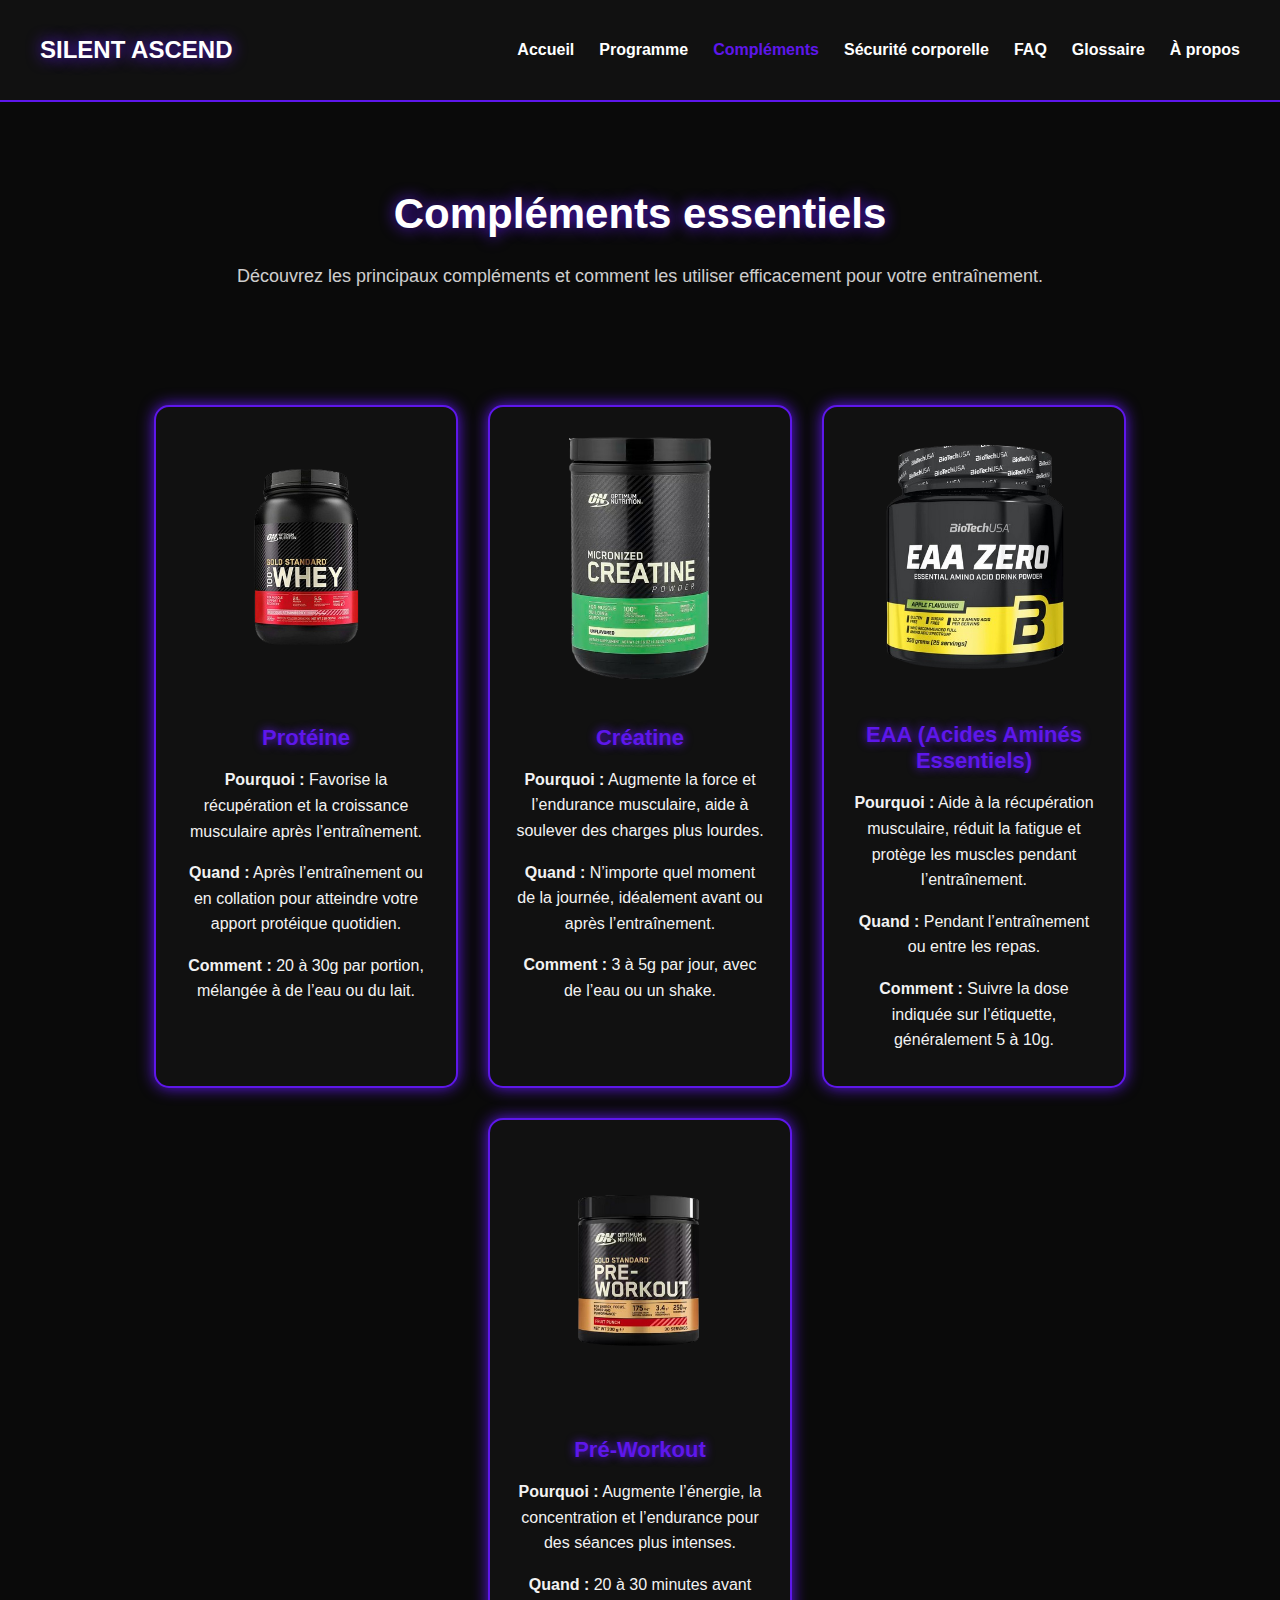
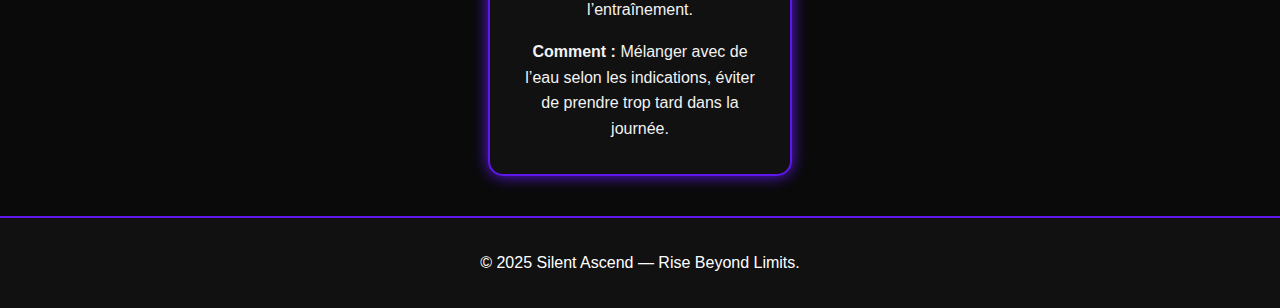
<file: complement.html>
<!DOCTYPE html>
<html lang="fr">
<head>
    <meta charset="UTF-8">
    <meta name="viewport" content="width=device-width, initial-scale=1.0">
    <title>Compléments – Silent Ascend</title>
    <link rel="stylesheet" href="complement.css">
</head>
<body>

<!-- HEADER -->
<header>
    <a href="index.html" id="logo">
        <h2>SILENT ASCEND</h2>
    </a>
    <nav>
        <ul>
            <li><a href="index.html">Accueil</a></li>
            <li><a href="programme.html">Programme</a></li>
            <li><a href="complement.html" class="active">Compléments</a></li>
            <li><a href="securiter_corporelle.html">Sécurité corporelle</a></li>
            <li><a href="faq.html">FAQ</a></li>
            <li><a href="glossaire.html">Glossaire</a></li>
            <li><a href="apropos.html">À propos</a></li>
        </ul>
    </nav>
</header>

<!-- TITRE -->
<section class="complement-title">
    <h1>Compléments essentiels</h1>
    <p>Découvrez les principaux compléments et comment les utiliser efficacement pour votre entraînement.</p>
</section>

<!-- CARDS COMPLEMENTS -->
<section class="complements-section">

    <div class="complement-card">
        <img src="/video&images/whey protein.png" alt="Protéine">
        <h3>Protéine</h3>
        <p><strong>Pourquoi :</strong> Favorise la récupération et la croissance musculaire après l’entraînement.</p>
        <p><strong>Quand :</strong> Après l’entraînement ou en collation pour atteindre votre apport protéique quotidien.</p>
        <p><strong>Comment :</strong> 20 à 30g par portion, mélangée à de l’eau ou du lait.</p>
    </div>

    <div class="complement-card">
        <img src="/video&images/creatine.png" alt="Créatine">
        <h3>Créatine</h3>
        <p><strong>Pourquoi :</strong> Augmente la force et l’endurance musculaire, aide à soulever des charges plus lourdes.</p>
        <p><strong>Quand :</strong> N’importe quel moment de la journée, idéalement avant ou après l’entraînement.</p>
        <p><strong>Comment :</strong> 3 à 5g par jour, avec de l’eau ou un shake.</p>
    </div>

    <div class="complement-card">
        <img src="/video&images/EAA.png" alt="EAA">
        <h3>EAA (Acides Aminés Essentiels)</h3>
        <p><strong>Pourquoi :</strong> Aide à la récupération musculaire, réduit la fatigue et protège les muscles pendant l’entraînement.</p>
        <p><strong>Quand :</strong> Pendant l’entraînement ou entre les repas.</p>
        <p><strong>Comment :</strong> Suivre la dose indiquée sur l’étiquette, généralement 5 à 10g.</p>
    </div>

    <div class="complement-card">
        <img src="/video&images/Pre-workout.png" alt="Pré-Workout">
        <h3>Pré-Workout</h3>
        <p><strong>Pourquoi :</strong> Augmente l’énergie, la concentration et l’endurance pour des séances plus intenses.</p>
        <p><strong>Quand :</strong> 20 à 30 minutes avant l’entraînement.</p>
        <p><strong>Comment :</strong> Mélanger avec de l’eau selon les indications, éviter de prendre trop tard dans la journée.</p>
    </div>

</section>

<!-- FOOTER -->
<footer>
    <p>© 2025 Silent Ascend — Rise Beyond Limits.</p>
</footer>

</body>
</html>
</file>
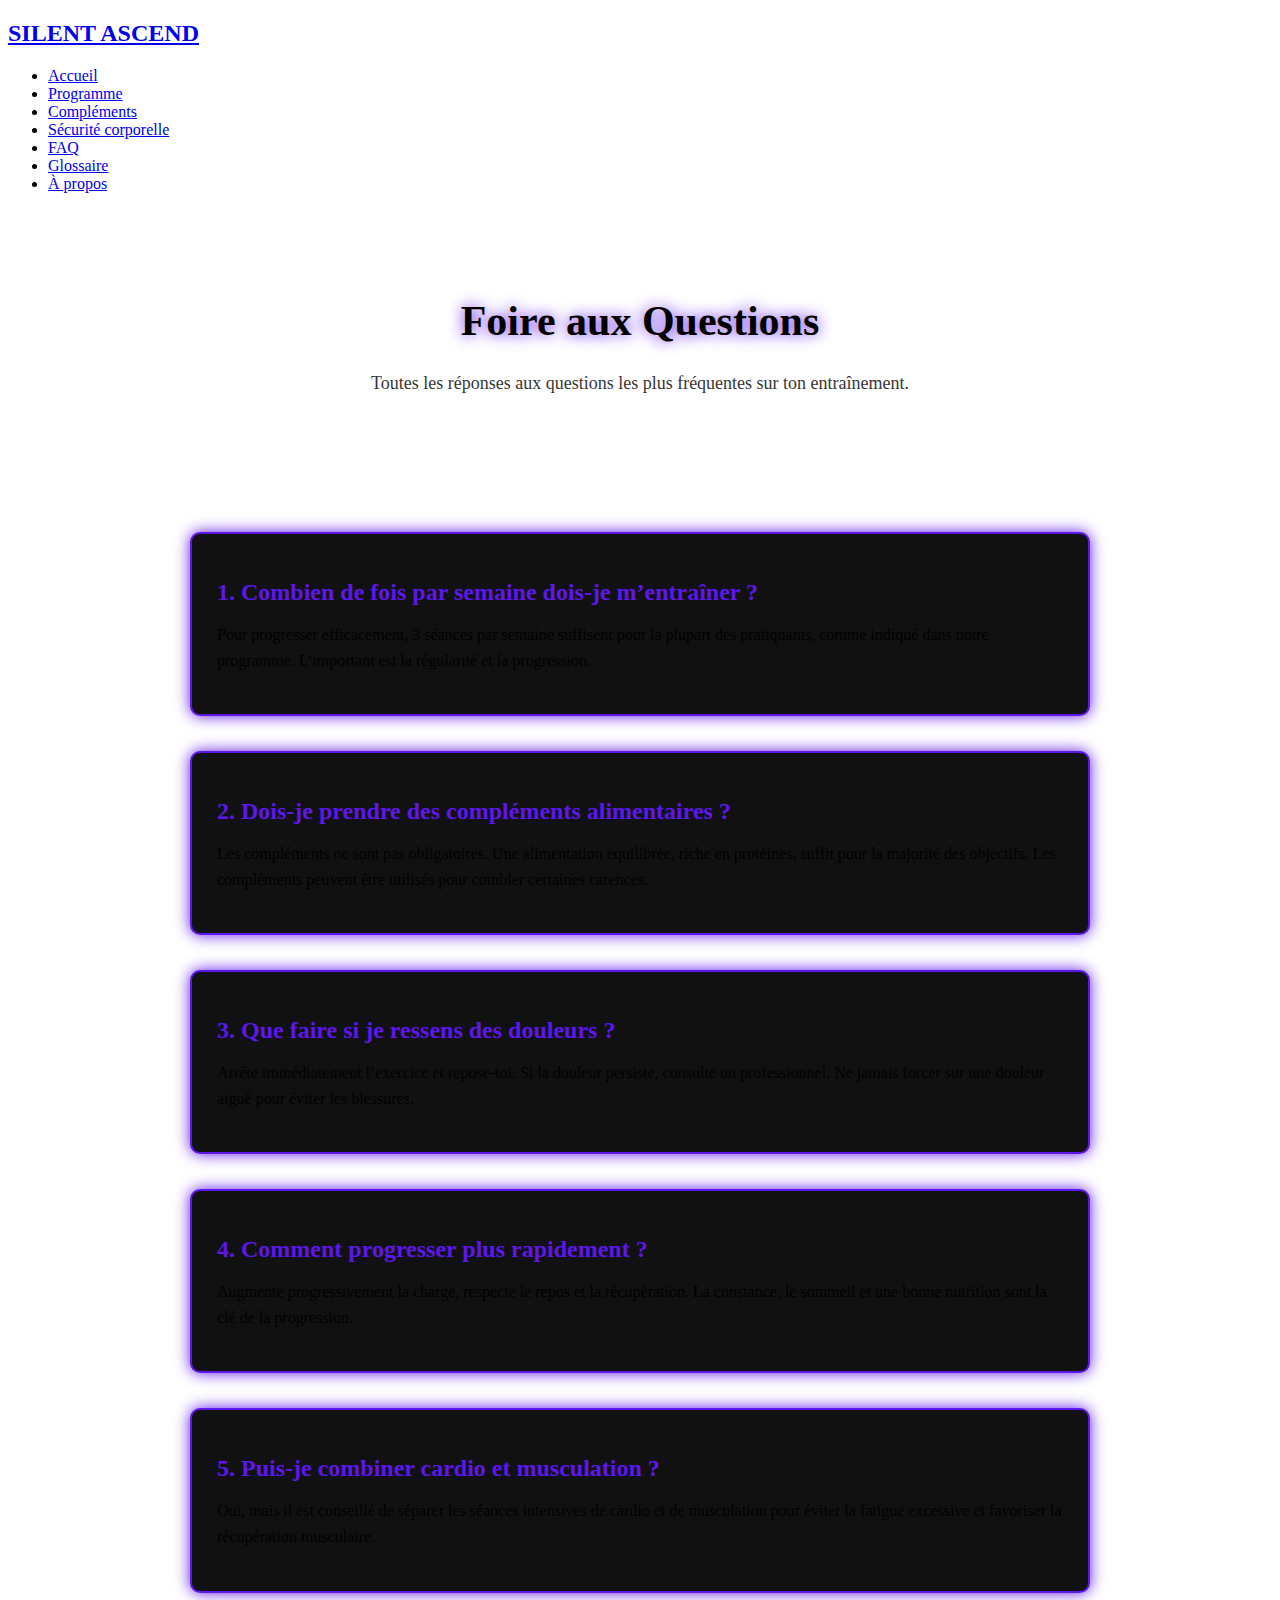
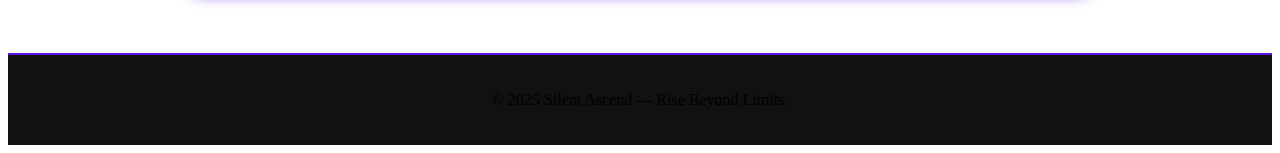
<file: faq.html>
<!DOCTYPE html>
<html lang="fr">
<head>
    <meta charset="UTF-8">
    <meta name="viewport" content="width=device-width, initial-scale=1.0">
    <title>FAQ – Silent Ascend</title>
    <link rel="stylesheet" href="faq.css">
</head>
<body>

<!-- HEADER -->
<header>
    <a href="index.html" id="logo">
        <h2>SILENT ASCEND</h2>
    </a>
    <nav>
        <ul>
            <li><a href="index.html">Accueil</a></li>
            <li><a href="programme.html">Programme</a></li>
            <li><a href="complement.html">Compléments</a></li>
            <li><a href="securiter_corporelle.html">Sécurité corporelle</a></li>
            <li><a href="faq.html" class="active">FAQ</a></li>
            <li><a href="glossaire.html">Glossaire</a></li>
            <li><a href="apropos.html">À propos</a></li>
        </ul>
    </nav>
</header>

<!-- TITRE -->
<section class="faq-title">
    <h1>Foire aux Questions</h1>
    <p>Toutes les réponses aux questions les plus fréquentes sur ton entraînement.</p>
</section>

<!-- FAQ CONTENT -->
<section class="faq-section">

    <div class="faq-card">
        <h2>1. Combien de fois par semaine dois-je m’entraîner ?</h2>
        <p>Pour progresser efficacement, 3 séances par semaine suffisent pour la plupart des pratiquants, comme indiqué dans notre programme. L’important est la régularité et la progression.</p>
    </div>

    <div class="faq-card">
        <h2>2. Dois-je prendre des compléments alimentaires ?</h2>
        <p>Les compléments ne sont pas obligatoires. Une alimentation équilibrée, riche en protéines, suffit pour la majorité des objectifs. Les compléments peuvent être utilisés pour combler certaines carences.</p>
    </div>

    <div class="faq-card">
        <h2>3. Que faire si je ressens des douleurs ?</h2>
        <p>Arrête immédiatement l’exercice et repose-toi. Si la douleur persiste, consulte un professionnel. Ne jamais forcer sur une douleur aiguë pour éviter les blessures.</p>
    </div>

    <div class="faq-card">
        <h2>4. Comment progresser plus rapidement ?</h2>
        <p>Augmente progressivement la charge, respecte le repos et la récupération. La constance, le sommeil et une bonne nutrition sont la clé de la progression.</p>
    </div>

    <div class="faq-card">
        <h2>5. Puis-je combiner cardio et musculation ?</h2>
        <p>Oui, mais il est conseillé de séparer les séances intensives de cardio et de musculation pour éviter la fatigue excessive et favoriser la récupération musculaire.</p>
    </div>

</section>

<!-- FOOTER -->
<footer>
    <p>© 2025 Silent Ascend — Rise Beyond Limits.</p>
</footer>

</body>
</html>
</file>
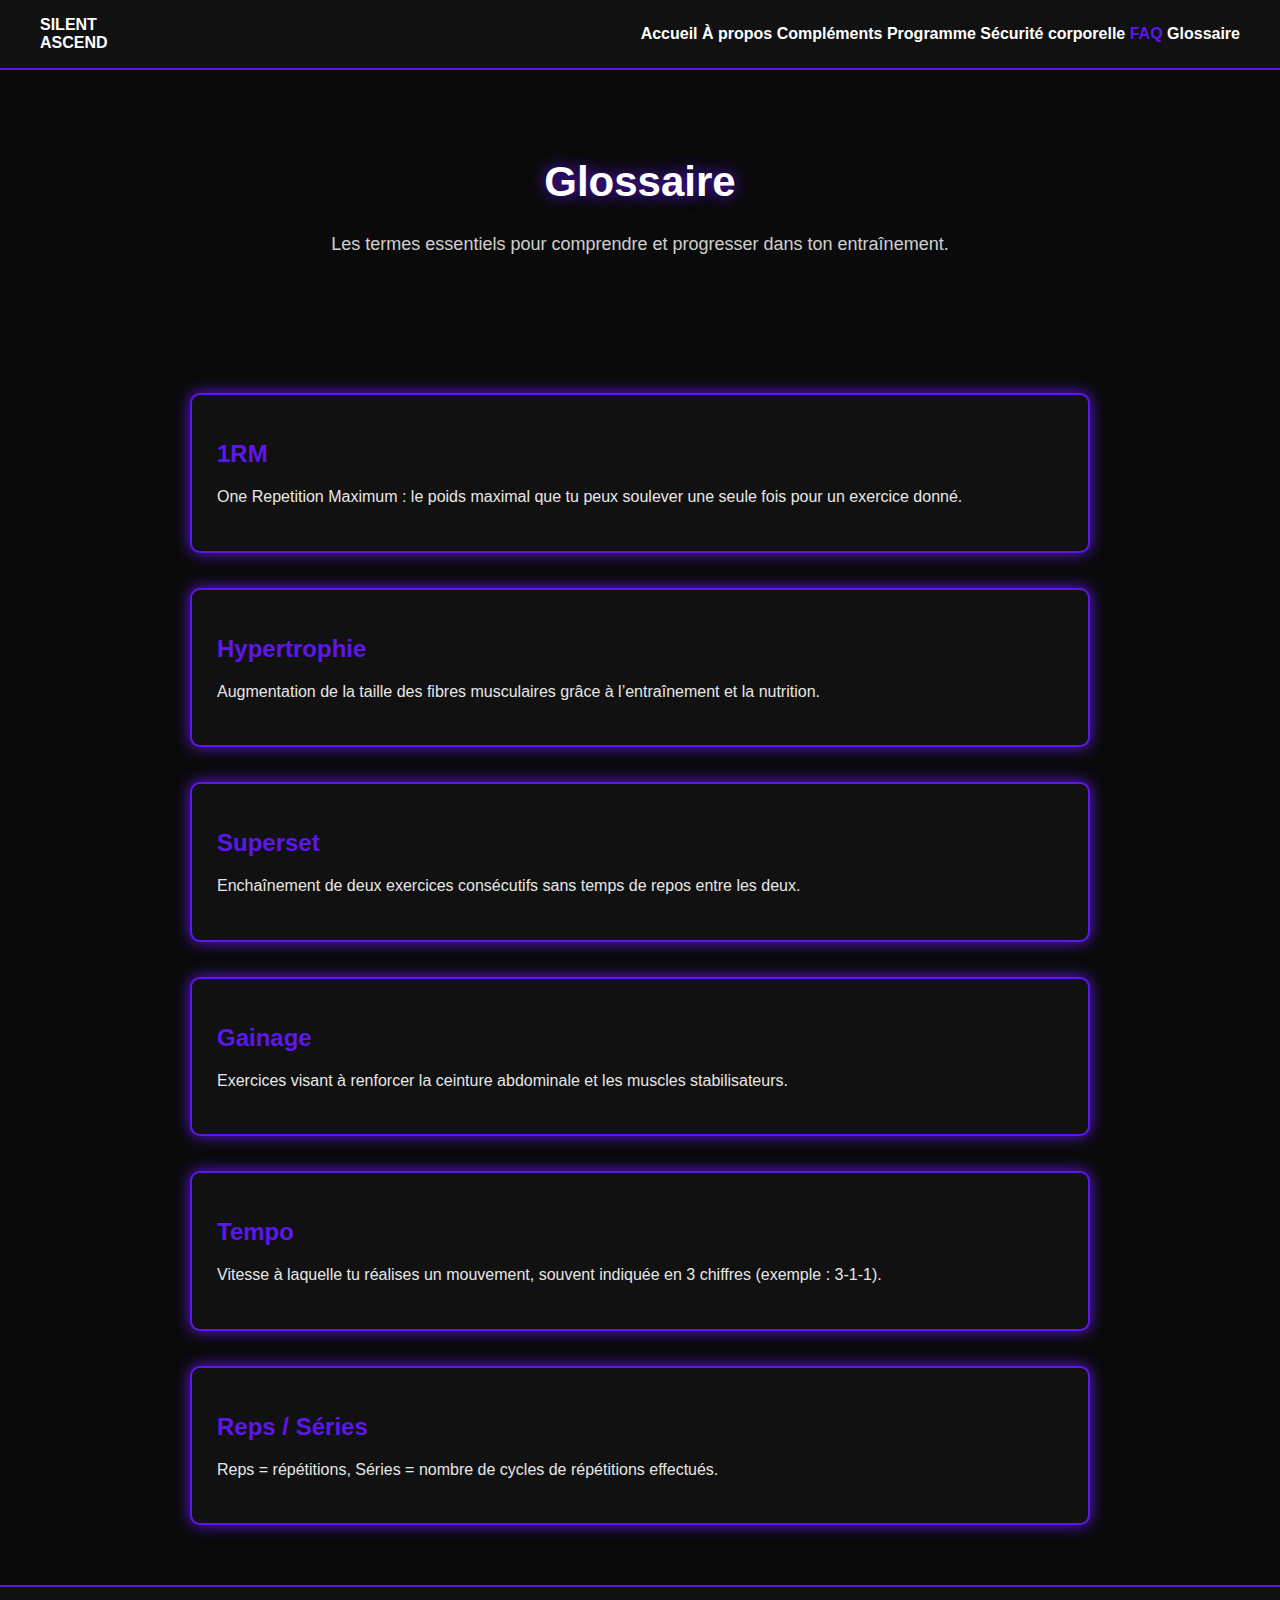
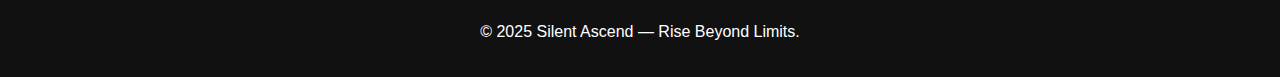
<file: glossaire.html>
<!DOCTYPE html>
<html lang="fr">
<head>
    <meta charset="UTF-8">
    <meta name="viewport" content="width=device-width, initial-scale=1.0">
    <title>Glossaire – Silent Ascend</title>
    <link rel="stylesheet" href="glossaire.css">
</head>
<body>

<!-- HEADER -->
<header class="global-header">
    <div class="header-logo">
        <a href="index.html">SILENT<br>ASCEND</a>
    </div>

    <nav class="header-nav">
        <a href="index.html">Accueil</a>
        <a href="apropos.html">À propos</a>
        <a href="complement.html">Compléments</a>
        <a href="programme.html">Programme</a>
        <a href="securiter_corporelle.html">Sécurité corporelle</a>
        <a href="faq.html" class="active">FAQ</a>
        <a href="glossaire.html">Glossaire</a>
    </nav>
</header>


<!-- TITRE -->
<section class="glossaire-title">
    <h1>Glossaire</h1>
    <p>Les termes essentiels pour comprendre et progresser dans ton entraînement.</p>
</section>

<!-- GLOSSAIRE CONTENT -->
<section class="glossaire-section">

    <div class="glossaire-card">
        <h2>1RM</h2>
        <p>One Repetition Maximum : le poids maximal que tu peux soulever une seule fois pour un exercice donné.</p>
    </div>

    <div class="glossaire-card">
        <h2>Hypertrophie</h2>
        <p>Augmentation de la taille des fibres musculaires grâce à l’entraînement et la nutrition.</p>
    </div>

    <div class="glossaire-card">
        <h2>Superset</h2>
        <p>Enchaînement de deux exercices consécutifs sans temps de repos entre les deux.</p>
    </div>

    <div class="glossaire-card">
        <h2>Gainage</h2>
        <p>Exercices visant à renforcer la ceinture abdominale et les muscles stabilisateurs.</p>
    </div>

    <div class="glossaire-card">
        <h2>Tempo</h2>
        <p>Vitesse à laquelle tu réalises un mouvement, souvent indiquée en 3 chiffres (exemple : 3-1-1).</p>
    </div>

    <div class="glossaire-card">
        <h2>Reps / Séries</h2>
        <p>Reps = répétitions, Séries = nombre de cycles de répétitions effectués.</p>
    </div>

</section>

<!-- FOOTER -->
<footer>
    <p>© 2025 Silent Ascend — Rise Beyond Limits.</p>
</footer>

</body>
</html>
</file>
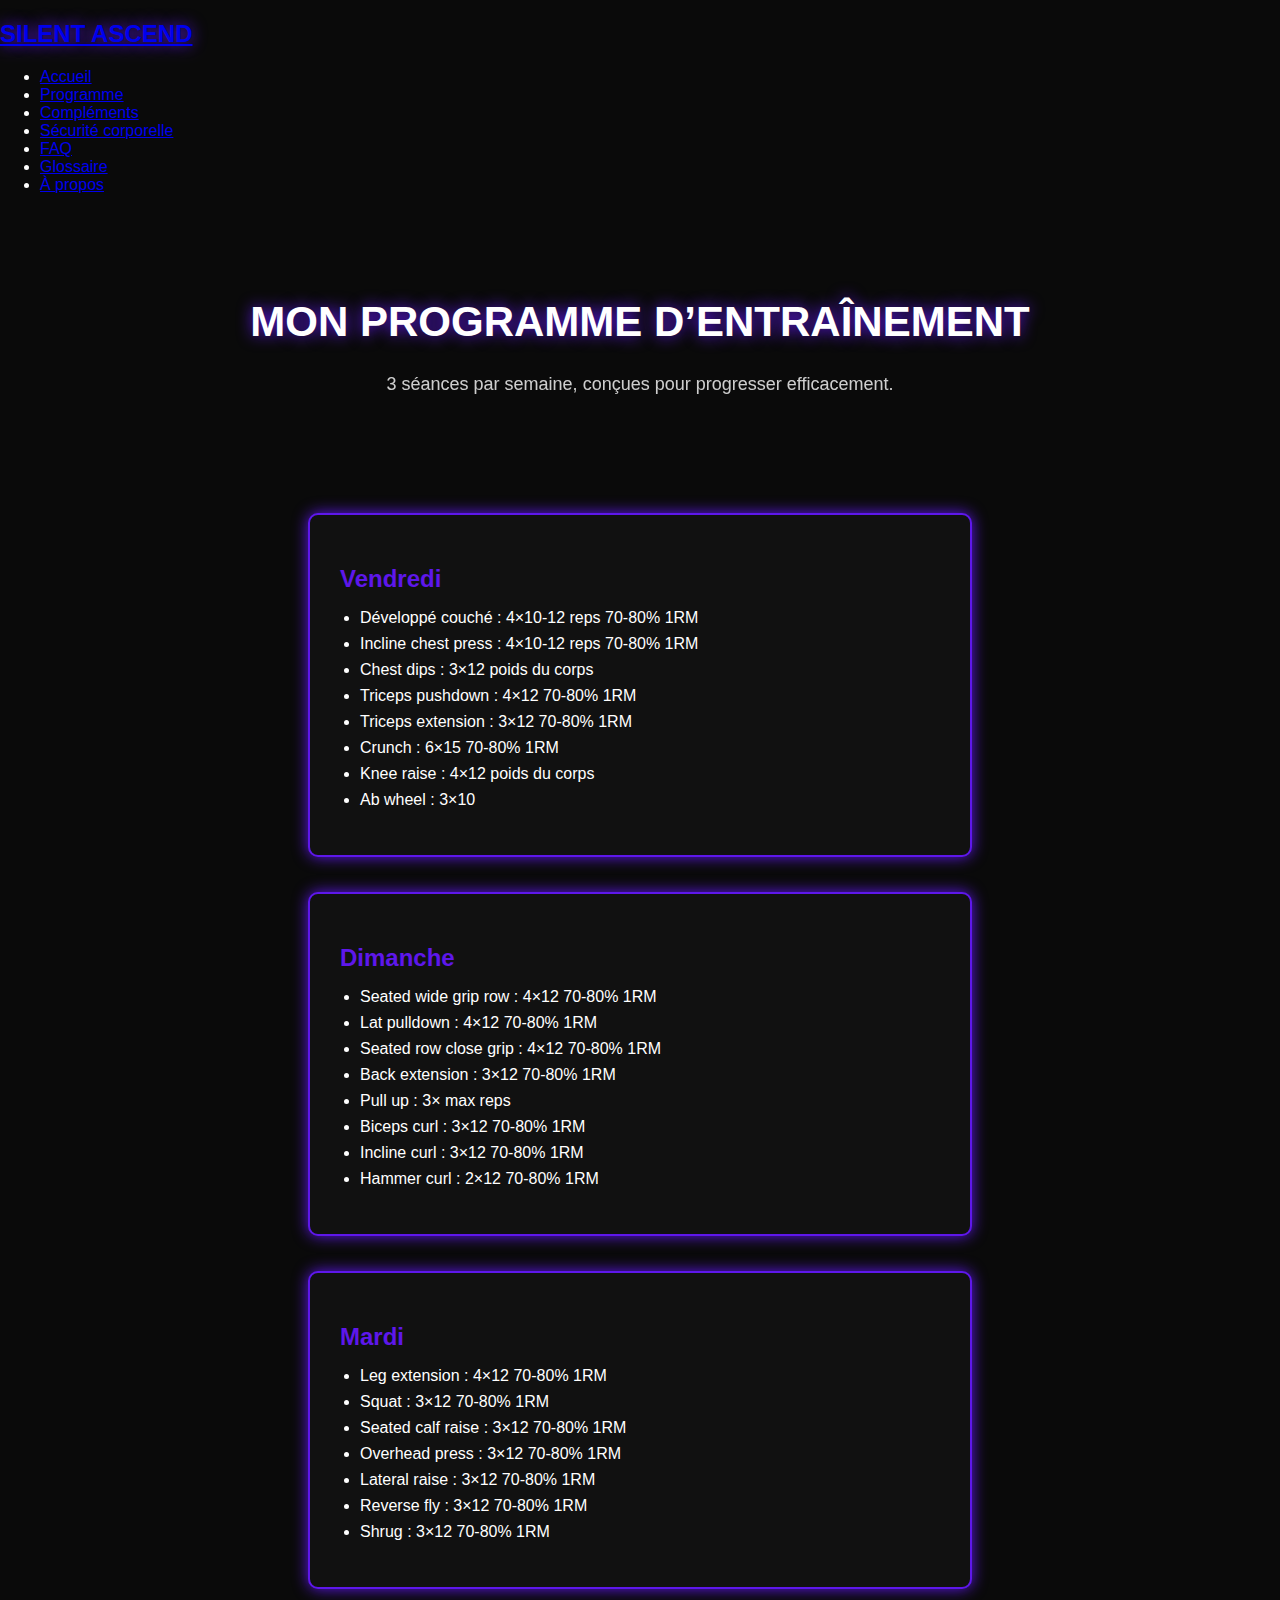
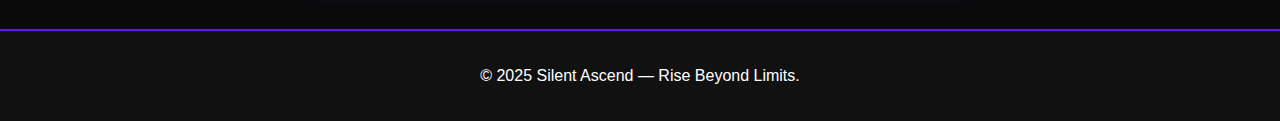
<file: programme.html>
<!DOCTYPE html>
<html lang="fr">
<head>
    <meta charset="UTF-8">
    <meta name="viewport" content="width=device-width, initial-scale=1.0">
    <title>Programme – Silent Ascend</title>
    <link rel="stylesheet" href="programme.css">
</head>
<body>

<!-- HEADER -->
    <a href="index.html" id="logo">
        <h2>SILENT ASCEND</h2>
    </a>
    <nav>
        <ul>
            <li><a href="index.html">Accueil</a></li>
            <li><a href="programme.html" class="active">Programme</a></li>
            <li><a href="complement.html">Compléments</a></li>
            <li><a href="securiter_corporelle.html">Sécurité corporelle</a></li>
            <li><a href="faq.html">FAQ</a></li>
            <li><a href="glossaire.html">Glossaire</a></li>
            <li><a href="apropos.html">À propos</a></li>
        </ul>
    </nav>
</header>


<!-- TITRE -->
<section class="programme-title">
    <h1>MON PROGRAMME D’ENTRAÎNEMENT</h1>
    <p>3 séances par semaine, conçues pour progresser efficacement.</p>
</section>

<!-- PROGRAMMES -->
<section class="programmes">

    <!-- VENDREDI -->
    <div class="programme-card">
        <h2>Vendredi</h2>
        <ul>
            <li>Développé couché : 4×10-12 reps 70-80% 1RM</li>
            <li>Incline chest press : 4×10-12 reps 70-80% 1RM</li>
            <li>Chest dips : 3×12 poids du corps</li>
            <li>Triceps pushdown : 4×12 70-80% 1RM</li>
            <li>Triceps extension : 3×12 70-80% 1RM</li>
            <li>Crunch : 6×15 70-80% 1RM</li>
            <li>Knee raise : 4×12 poids du corps</li>
            <li>Ab wheel : 3×10</li>
        </ul>
    </div>

    <!-- DIMANCHE -->
    <div class="programme-card">
        <h2>Dimanche</h2>
        <ul>
            <li>Seated wide grip row : 4×12 70-80% 1RM</li>
            <li>Lat pulldown : 4×12 70-80% 1RM</li>
            <li>Seated row close grip : 4×12 70-80% 1RM</li>
            <li>Back extension : 3×12 70-80% 1RM</li>
            <li>Pull up : 3× max reps</li>
            <li>Biceps curl : 3×12 70-80% 1RM</li>
            <li>Incline curl : 3×12 70-80% 1RM</li>
            <li>Hammer curl : 2×12 70-80% 1RM</li>
        </ul>
    </div>

    <!-- MARDI -->
    <div class="programme-card">
        <h2>Mardi</h2>
        <ul>
            <li>Leg extension : 4×12 70-80% 1RM</li>
            <li>Squat : 3×12 70-80% 1RM</li>
            <li>Seated calf raise : 3×12 70-80% 1RM</li>
            <li>Overhead press : 3×12 70-80% 1RM</li>
            <li>Lateral raise : 3×12 70-80% 1RM</li>
            <li>Reverse fly : 3×12 70-80% 1RM</li>
            <li>Shrug : 3×12 70-80% 1RM</li>
        </ul>
    </div>

</section>

<!-- FOOTER -->
<footer>
    <p>© 2025 Silent Ascend — Rise Beyond Limits.</p>
</footer>

</body>
</html>
</file>
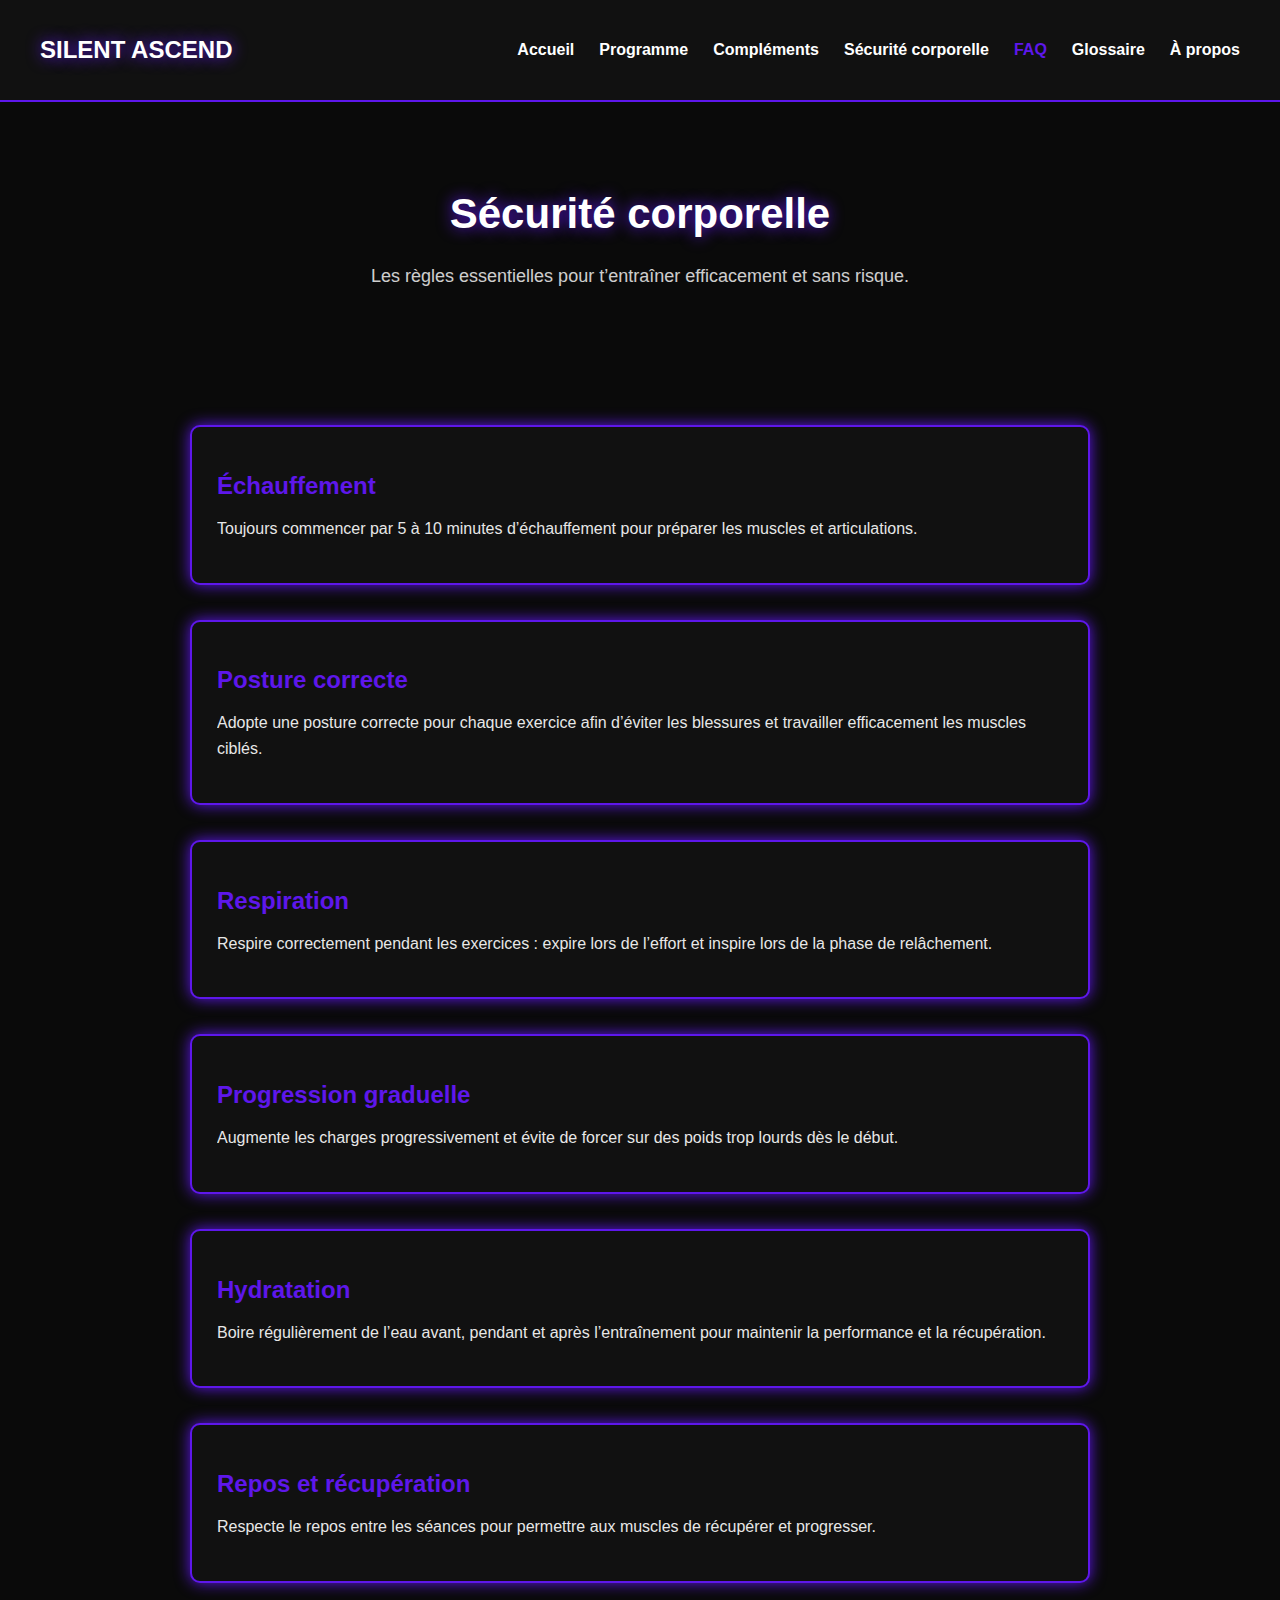
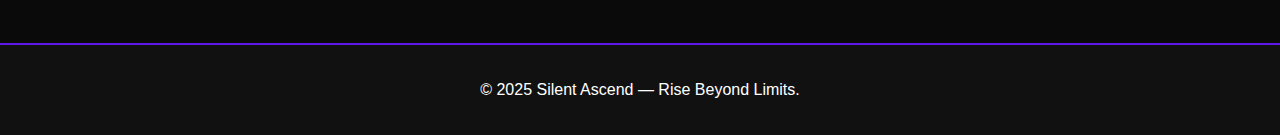
<file: securiter_corporelle.html>
<!DOCTYPE html>
<html lang="fr">
<head>
    <meta charset="UTF-8">
    <meta name="viewport" content="width=device-width, initial-scale=1.0">
    <title>Sécurité corporelle – Silent Ascend</title>
    <link rel="stylesheet" href="securiter_corporelle.css">
</head>
<body>

<!-- HEADER -->
<header>
    <a href="index.html" id="logo">
        <h2>SILENT ASCEND</h2>
    </a>
    <nav>
        <ul>
            <li><a href="index.html">Accueil</a></li>
            <li><a href="programme.html">Programme</a></li>
            <li><a href="complement.html">Compléments</a></li>
            <li><a href="securiter_corporelle.html">Sécurité corporelle</a></li>
            <li><a href="faq.html" class="active">FAQ</a></li>
            <li><a href="glossaire.html">Glossaire</a></li>
            <li><a href="apropos.html">À propos</a></li>
        </ul>
    </nav>

</header>

<!-- TITRE -->
<section class="securite-title">
    <h1>Sécurité corporelle</h1>
    <p>Les règles essentielles pour t’entraîner efficacement et sans risque.</p>
</section>

<!-- CARDS DE SÉCURITÉ -->
<section class="securite-section">

    <div class="securite-card">
        <h2>Échauffement</h2>
        <p>Toujours commencer par 5 à 10 minutes d’échauffement pour préparer les muscles et articulations.</p>
    </div>

    <div class="securite-card">
        <h2>Posture correcte</h2>
        <p>Adopte une posture correcte pour chaque exercice afin d’éviter les blessures et travailler efficacement les muscles ciblés.</p>
    </div>

    <div class="securite-card">
        <h2>Respiration</h2>
        <p>Respire correctement pendant les exercices : expire lors de l’effort et inspire lors de la phase de relâchement.</p>
    </div>

    <div class="securite-card">
        <h2>Progression graduelle</h2>
        <p>Augmente les charges progressivement et évite de forcer sur des poids trop lourds dès le début.</p>
    </div>

    <div class="securite-card">
        <h2>Hydratation</h2>
        <p>Boire régulièrement de l’eau avant, pendant et après l’entraînement pour maintenir la performance et la récupération.</p>
    </div>

    <div class="securite-card">
        <h2>Repos et récupération</h2>
        <p>Respecte le repos entre les séances pour permettre aux muscles de récupérer et progresser.</p>
    </div>

</section>

<!-- FOOTER -->
<footer>
    <p>© 2025 Silent Ascend — Rise Beyond Limits.</p>
</footer>

</body>
</html>
</file>
<file: complement.css>
/* GENERAL */
body {
    margin: 0;
    padding: 0;
    background-color: #0a0a0a;
    font-family: Arial, sans-serif;
    color: white;
}

/* HEADER */
header {
    display: flex;
    justify-content: space-between;
    align-items: center;
    padding: 16px 40px;
    background-color: #111;
    border-bottom: 2px solid #5e17eb;
}

header ul {
    list-style: none;
    display: flex;
    gap: 25px;
}

header a {
    color: white;
    text-decoration: none;
    font-weight: 600;
    transition: 0.3s;
}

header a:hover,
header .active {
    color: #5e17eb;
}

/* LOGO ANIMÉ */
#logo h2 {
    animation: pulseReiatsu 3s infinite ease-in-out;
    text-shadow: 0 0 15px #5e17eb;
}

@keyframes pulseReiatsu {
    0% { text-shadow: 0 0 10px #5e17eb; }
    50% { text-shadow: 0 0 25px #5e17eb; }
    100% { text-shadow: 0 0 10px #5e17eb; }
}

/* TITRE COMPLEMENTS */
.complement-title {
    text-align: center;
    padding: 60px 20px;
}

.complement-title h1 {
    font-size: 42px;
    text-shadow: 0 0 15px #5e17eb;
}

.complement-title p {
    font-size: 18px;
    opacity: 0.8;
}

/* COMPLEMENTS CARDS */
.complements-section {
    display: flex;
    flex-wrap: wrap;
    justify-content: center;
    gap: 30px;
    max-width: 1200px;
    margin: 40px auto;
    padding: 0 20px;
}

.complement-card {
    background: #111;
    border: 2px solid #5e17eb;
    border-radius: 15px;
    padding: 25px;
    width: 250px;
    box-shadow: 0 0 15px #5e17eb;
    transition: 0.3s;
    text-align: center;
}

.complement-card:hover {
    transform: translateY(-5px) scale(1.05);
    box-shadow: 0 0 30px #5e17eb;
}

.complement-card img {
    width: 100%;
    border-radius: 10px;
    margin-bottom: 15px;
}

.complement-card h3 {
    color: #5e17eb;
    font-size: 22px;
    margin-bottom: 12px;
    text-shadow: 0 0 10px #5e17eb;
}

.complement-card p {
    font-size: 16px;
    line-height: 1.6;
    opacity: 0.95;
    margin-bottom: 8px;
}

/* FOOTER */
footer {
    text-align: center;
    padding: 20px;
    background-color: #111;
    border-top: 2px solid #5e17eb;
}

/* RESPONSIVE */
@media screen and (max-width: 768px) {
    .complement-card {
        width: 45%;
    }
}

@media screen and (max-width: 480px) {
    .complement-card {
        width: 90%;
    }
}
</file>
<file: faq.css>
/* ================= HEADER GLOBAL ================= */

.global-header {
    display: flex;
    align-items: center;
    gap: 40px;
    padding: 20px 40px;
    background-color: #000;
    border-bottom: 2px solid #5e17eb;
}

/* LOGO */
.header-logo a {
    font-size: 1.6rem;
    font-weight: bold;
    color: #5e17eb;
    text-decoration: none;
    line-height: 1.1;
    text-shadow: 0 0 15px #5e17eb;
    animation: pulseReiatsu 3s infinite ease-in-out;
}

/* NAVIGATION */
.header-nav {
    display: flex;
    flex-wrap: wrap;          /* retour à la ligne comme page principale */
    justify-content: center;  /* menu centré */
    gap: 22px;
    max-width: 800px;
}

.header-nav a {
    color: white;
    text-decoration: none;
    font-weight: 500;
    font-size: 1rem;
    transition: 0.3s;
}

.header-nav a:hover,
.header-nav a.active {
    color: #5e17eb;
}

/* RESPONSIVE */
@media screen and (max-width: 768px) {
    .global-header {
        flex-direction: column;
        gap: 20px;
        text-align: center;
    }

    .header-nav {
        justify-content: center;
        gap: 16px;
    }
}

/* ANIMATION LOGO */
@keyframes pulseReiatsu {
    0% { text-shadow: 0 0 10px #5e17eb; }
    50% { text-shadow: 0 0 25px #5e17eb; }
    100% { text-shadow: 0 0 10px #5e17eb; }
}


/* TITRE FAQ */
.faq-title {
    text-align: center;
    padding: 60px 20px;
}

.faq-title h1 {
    font-size: 42px;
    text-shadow: 0 0 15px #5e17eb;
    animation: fadeIn 1.5s forwards;
}

.faq-title p {
    font-size: 18px;
    opacity: 0.8;
}

/* ANIMATION FADE */
@keyframes fadeIn {
    from { opacity: 0; transform: translateY(20px); }
    to   { opacity: 1; transform: translateY(0); }
}

/* FAQ CARDS */
.faq-section {
    display: flex;
    flex-direction: column;
    gap: 35px;
    max-width: 900px;
    margin: 60px auto;
    padding: 0 20px;
}

.faq-card {
    background: #111;
    border: 2px solid #5e17eb;
    border-radius: 10px;
    padding: 25px;
    box-shadow: 0 0 15px #5e17eb;
    transition: 0.3s;
}

.faq-card:hover {
    transform: translateY(-5px);
    box-shadow: 0 0 25px #5e17eb;
}

.faq-card h2 {
    color: #5e17eb;
    margin-bottom: 12px;
}

.faq-card p {
    line-height: 1.6;
    opacity: 0.9;
}

/* FOOTER */
footer {
    text-align: center;
    padding: 20px;
    background-color: #111;
    border-top: 2px solid #5e17eb;
}

/* RESPONSIVE */
@media screen and (max-width: 768px) {
    header {
        flex-direction: column;
        gap: 12px;
    }

    .faq-section {
        gap: 25px;
    }
}
</file>
<file: glossaire.css>
/* GENERAL */
body {
    margin: 0;
    padding: 0;
    background-color: #0a0a0a;
    font-family: Arial, sans-serif;
    color: white;
}

/* HEADER */
header {
    display: flex;
    justify-content: space-between;
    align-items: center;
    padding: 16px 40px;
    background-color: #111;
    border-bottom: 2px solid #5e17eb;
}

header ul {
    list-style: none;
    display: flex;
    gap: 25px;
}

header a {
    color: white;
    text-decoration: none;
    font-weight: 600;
    transition: 0.3s;
}

header a:hover,
header .active {
    color: #5e17eb;
}

/* LOGO ANIMÉ */
#logo h2 {
    animation: pulseReiatsu 3s infinite ease-in-out;
    text-shadow: 0 0 15px #5e17eb;
}

@keyframes pulseReiatsu {
    0% { text-shadow: 0 0 10px #5e17eb; }
    50% { text-shadow: 0 0 25px #5e17eb; }
    100% { text-shadow: 0 0 10px #5e17eb; }
}

/* TITRE GLOSSAIRE */
.glossaire-title {
    text-align: center;
    padding: 60px 20px;
}

.glossaire-title h1 {
    font-size: 42px;
    text-shadow: 0 0 15px #5e17eb;
    animation: fadeIn 1.5s forwards;
}

.glossaire-title p {
    font-size: 18px;
    opacity: 0.8;
}

/* ANIMATION FADE */
@keyframes fadeIn {
    from { opacity: 0; transform: translateY(20px); }
    to   { opacity: 1; transform: translateY(0); }
}

/* GLOSSAIRE CARDS */
.glossaire-section {
    display: flex;
    flex-direction: column;
    gap: 35px;
    max-width: 900px;
    margin: 60px auto;
    padding: 0 20px;
}

.glossaire-card {
    background: #111;
    border: 2px solid #5e17eb;
    border-radius: 10px;
    padding: 25px;
    box-shadow: 0 0 15px #5e17eb;
    transition: 0.3s;
}

.glossaire-card:hover {
    transform: translateY(-5px);
    box-shadow: 0 0 25px #5e17eb;
}

.glossaire-card h2 {
    color: #5e17eb;
    margin-bottom: 12px;
}

.glossaire-card p {
    line-height: 1.6;
    opacity: 0.9;
}

/* FOOTER */
footer {
    text-align: center;
    padding: 20px;
    background-color: #111;
    border-top: 2px solid #5e17eb;
}

/* RESPONSIVE */
@media screen and (max-width: 768px) {
    header {
        flex-direction: column;
        gap: 12px;
    }

    .glossaire-section {
        gap: 25px;
    }
}
</file>
<file: programme.css>
/* GENERAL */
body {
    margin: 0;
    padding: 0;
    background-color: #0a0a0a;
    font-family: Arial, sans-serif;
    color: white;
}

/* HEADER */
header {
    display: flex;
    justify-content: space-between;
    align-items: center;
    padding: 16px 40px;
    background-color: #111;
    border-bottom: 2px solid #5e17eb;
}

header ul {
    list-style: none;
    display: flex;
    gap: 25px;
}

header a {
    color: white;
    text-decoration: none;
    font-weight: 600;
    transition: 0.3s;
}

header a:hover,
header .active {
    color: #5e17eb;
}

/* LOGO ANIMÉ */
#logo h2 {
    animation: pulseReiatsu 3s infinite ease-in-out;
    text-shadow: 0 0 15px #5e17eb;
}

@keyframes pulseReiatsu {
    0% { text-shadow: 0 0 10px #5e17eb; }
    50% { text-shadow: 0 0 25px #5e17eb; }
    100% { text-shadow: 0 0 10px #5e17eb; }
}

/* TITRE PROGRAMME */
.programme-title {
    text-align: center;
    padding: 60px 20px;
}

.programme-title h1 {
    font-size: 42px;
    text-shadow: 0 0 15px #5e17eb;
    animation: fadeIn 1.5s forwards;
}

.programme-title p {
    font-size: 18px;
    opacity: 0.8;
}

/* ANIMATION FADE */
@keyframes fadeIn {
    from { opacity: 0; transform: translateY(20px); }
    to   { opacity: 1; transform: translateY(0); }
}

/* PROGRAMME CARDS */
.programmes {
    display: flex;
    flex-direction: column;
    align-items: center;
    gap: 35px;
    padding: 40px 20px;
}

.programme-card {
    background: #111;
    border: 2px solid #5e17eb;
    padding: 30px;
    width: 90%;
    max-width: 600px;
    text-align: left;
    border-radius: 10px;
    box-shadow: 0 0 15px #5e17eb;
    transition: 0.3s;
    animation: fadeUp 1.4s ease forwards;
}

.programme-card:hover {
    transform: translateY(-10px);
    box-shadow: 0 0 25px #5e17eb;
}

.programme-card h2 {
    color: #5e17eb;
    margin-bottom: 15px;
}

.programme-card ul {
    padding-left: 20px;
}

.programme-card ul li {
    margin: 8px 0;
}

/* ANIMATION UP */
@keyframes fadeUp {
    from { opacity: 0; transform: translateY(25px); }
    to   { opacity: 1; transform: translateY(0); }
}

/* FOOTER */
footer {
    text-align: center;
    padding: 20px;
    background-color: #111;
    border-top: 2px solid #5e17eb;
}

/* RESPONSIVE */
@media screen and (max-width: 768px) {
    header {
        flex-direction: column;
        gap: 12px;
    }

    .programmes {
        gap: 20px;
    }
}
</file>
<file: securiter_corporelle.css>
/* GENERAL */
body {
    margin: 0;
    padding: 0;
    background-color: #0a0a0a;
    font-family: Arial, sans-serif;
    color: white;
}

/* HEADER */
header {
    display: flex;
    justify-content: space-between;
    align-items: center;
    padding: 16px 40px;
    background-color: #111;
    border-bottom: 2px solid #5e17eb;
}

header ul {
    list-style: none;
    display: flex;
    gap: 25px;
}

header a {
    color: white;
    text-decoration: none;
    font-weight: 600;
    transition: 0.3s;
}

header a:hover,
header .active {
    color: #5e17eb;
}

/* LOGO ANIMÉ */
#logo h2 {
    animation: pulseReiatsu 3s infinite ease-in-out;
    text-shadow: 0 0 15px #5e17eb;
}

@keyframes pulseReiatsu {
    0% { text-shadow: 0 0 10px #5e17eb; }
    50% { text-shadow: 0 0 25px #5e17eb; }
    100% { text-shadow: 0 0 10px #5e17eb; }
}

/* TITRE SÉCURITÉ */
.securite-title {
    text-align: center;
    padding: 60px 20px;
}

.securite-title h1 {
    font-size: 42px;
    text-shadow: 0 0 15px #5e17eb;
    animation: fadeIn 1.5s forwards;
}

.securite-title p {
    font-size: 18px;
    opacity: 0.8;
}

/* ANIMATION FADE */
@keyframes fadeIn {
    from { opacity: 0; transform: translateY(20px); }
    to   { opacity: 1; transform: translateY(0); }
}

/* CARDS SÉCURITÉ */
.securite-section {
    display: flex;
    flex-direction: column;
    gap: 35px;
    max-width: 900px;
    margin: 60px auto;
    padding: 0 20px;
}

.securite-card {
    background: #111;
    border: 2px solid #5e17eb;
    border-radius: 10px;
    padding: 25px;
    box-shadow: 0 0 15px #5e17eb;
    transition: 0.3s;
}

.securite-card:hover {
    transform: translateY(-5px);
    box-shadow: 0 0 25px #5e17eb;
}

.securite-card h2 {
    color: #5e17eb;
    margin-bottom: 12px;
}

.securite-card p {
    line-height: 1.6;
    opacity: 0.9;
}

/* FOOTER */
footer {
    text-align: center;
    padding: 20px;
    background-color: #111;
    border-top: 2px solid #5e17eb;
}

@media (max-width: 900px) {
  .nav a {
    margin-left: 15px;
    font-size: 1rem;
  }
  .hero h1 {
    font-size: 2.4rem;
  }
}

/* TABLETTE */
@media screen and (max-width: 768px) {
    header {
        flex-direction: column;
        align-items: center;
        gap: 15px;
        padding: 14px 20px;
    }

    nav ul {
        flex-wrap: wrap;
        justify-content: center;
        gap: 15px;
        padding: 0;
        margin: 0;
    }

    nav ul li a {
        font-size: 0.95rem;
    }
}

/* TELEPHONE */
@media screen and (max-width: 480px) {
    header {
        padding: 12px 15px;
    }

    nav ul {
        gap: 10px;
    }

    nav ul li a {
        font-size: 0.9rem;
        padding: 6px 8px;
    }

    #logo h2 {
        font-size: 1.4rem;
        text-align: center;
        line-height: 1.1;
    }
}
</file>
